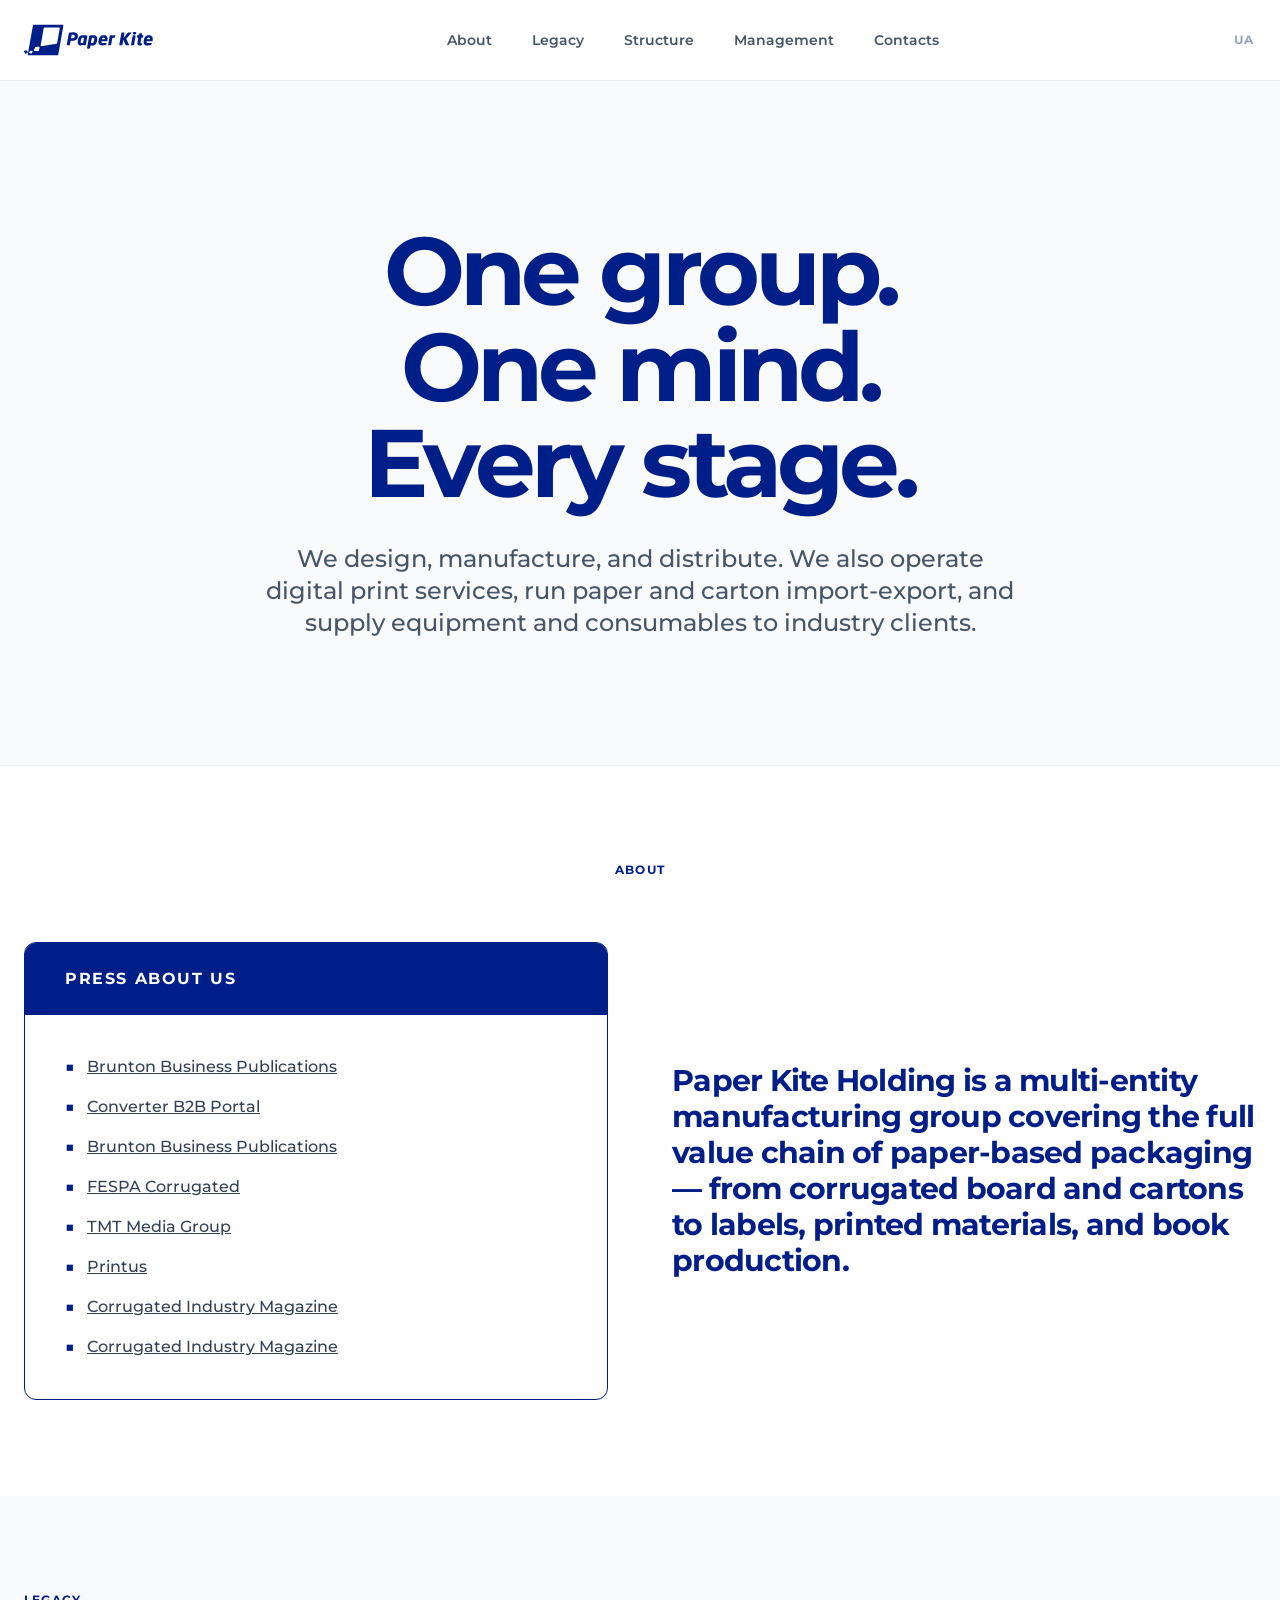
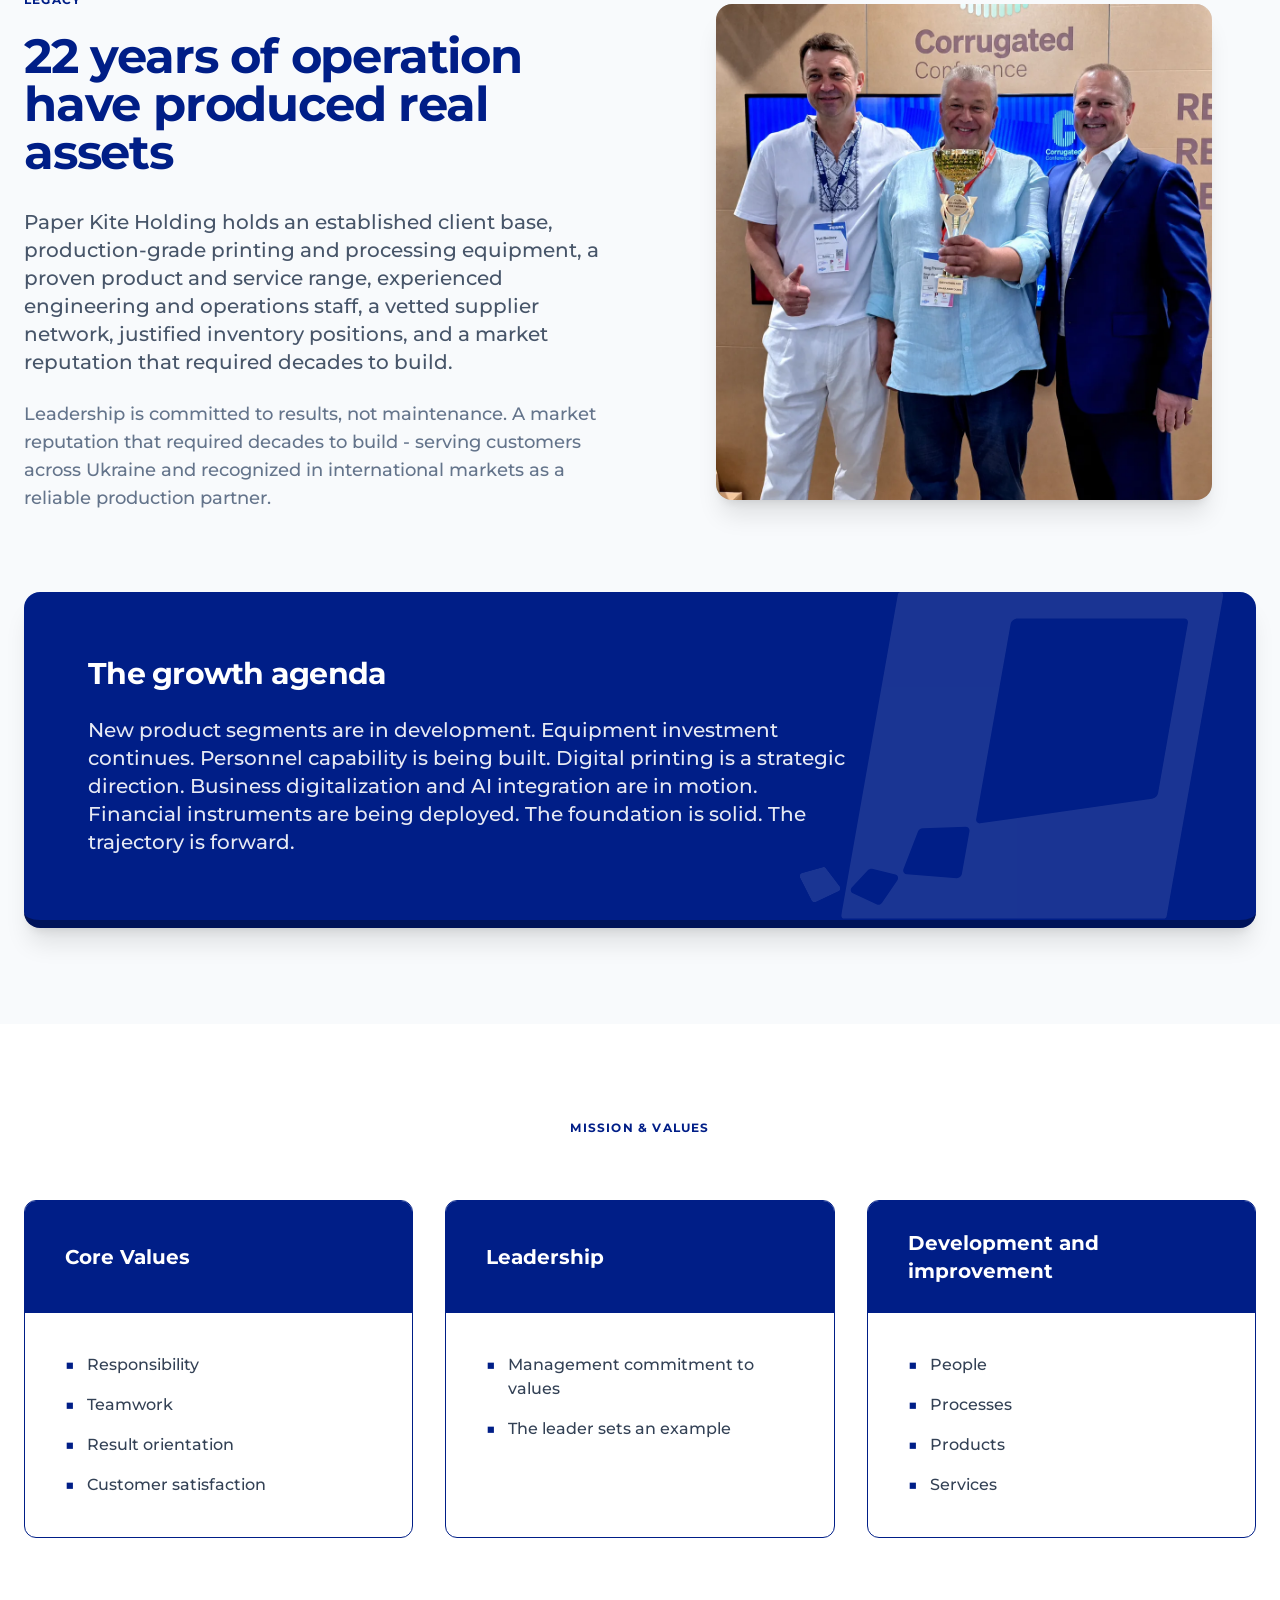
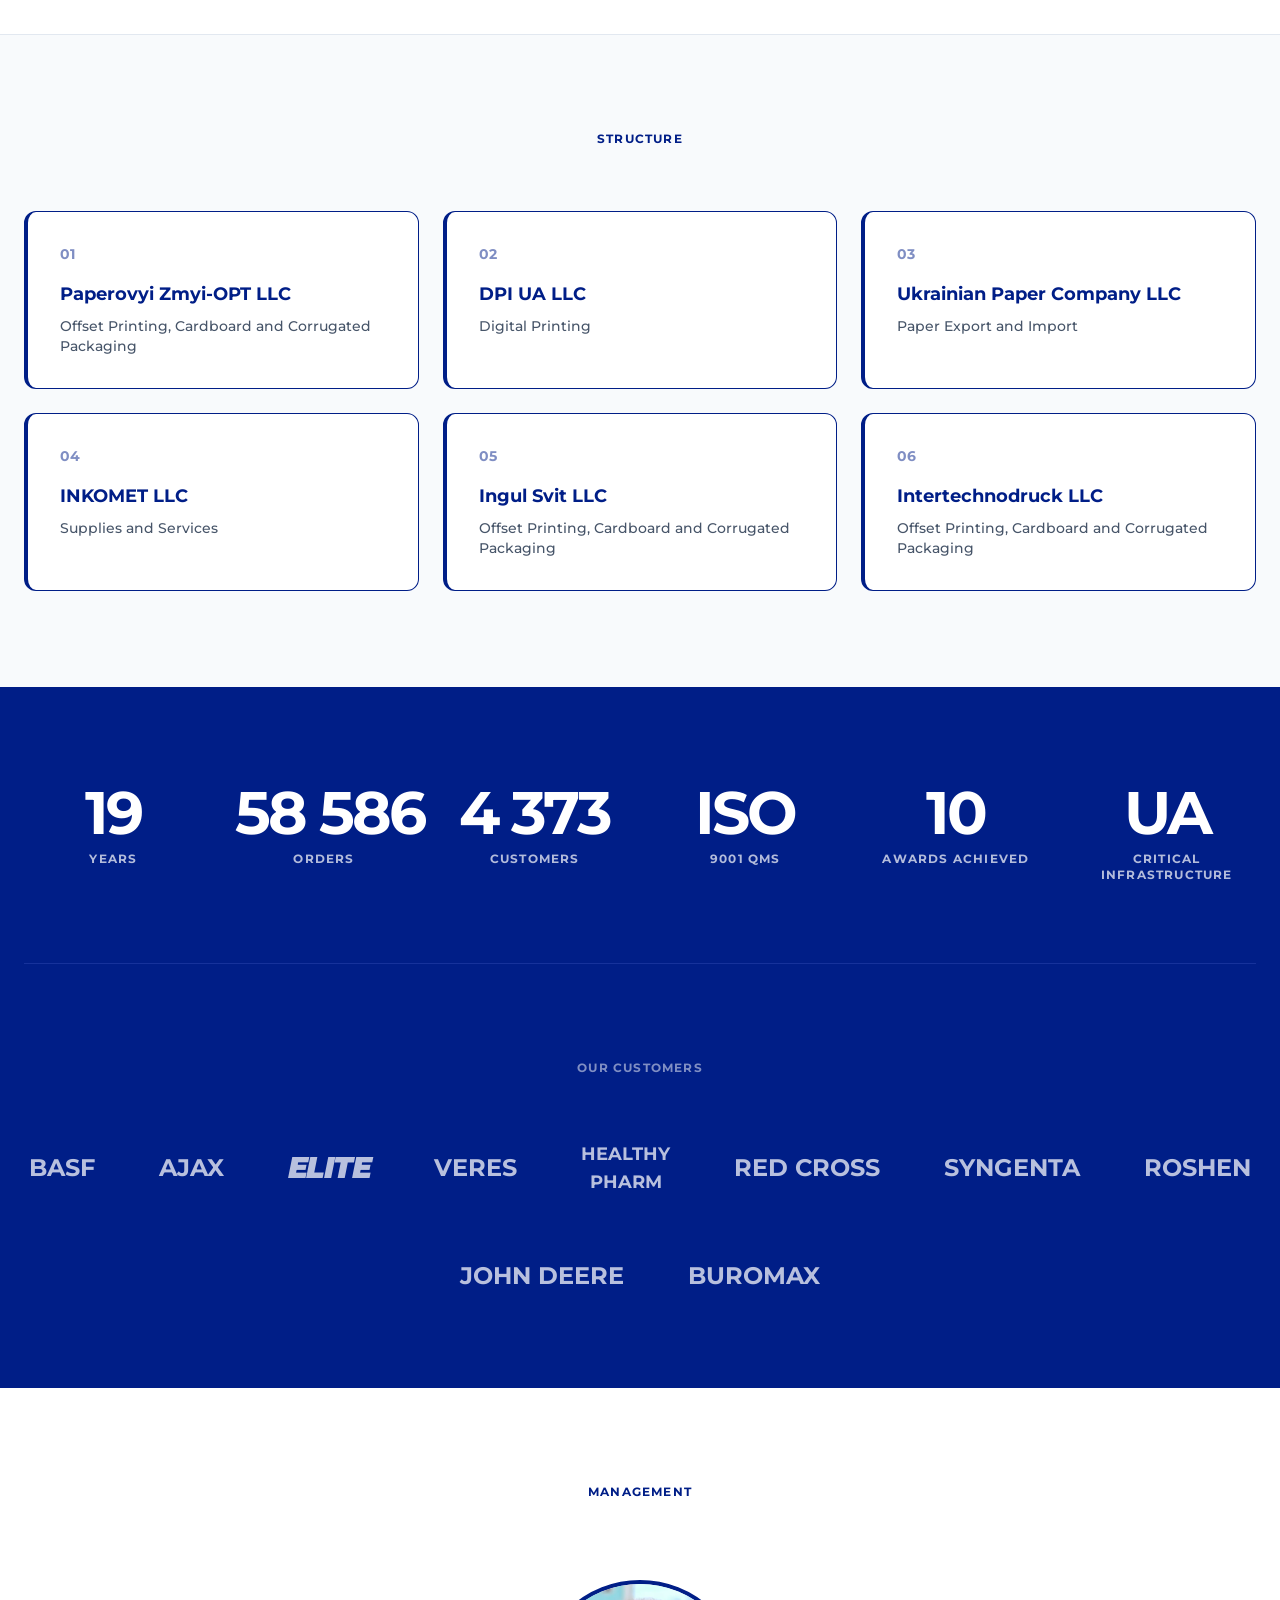
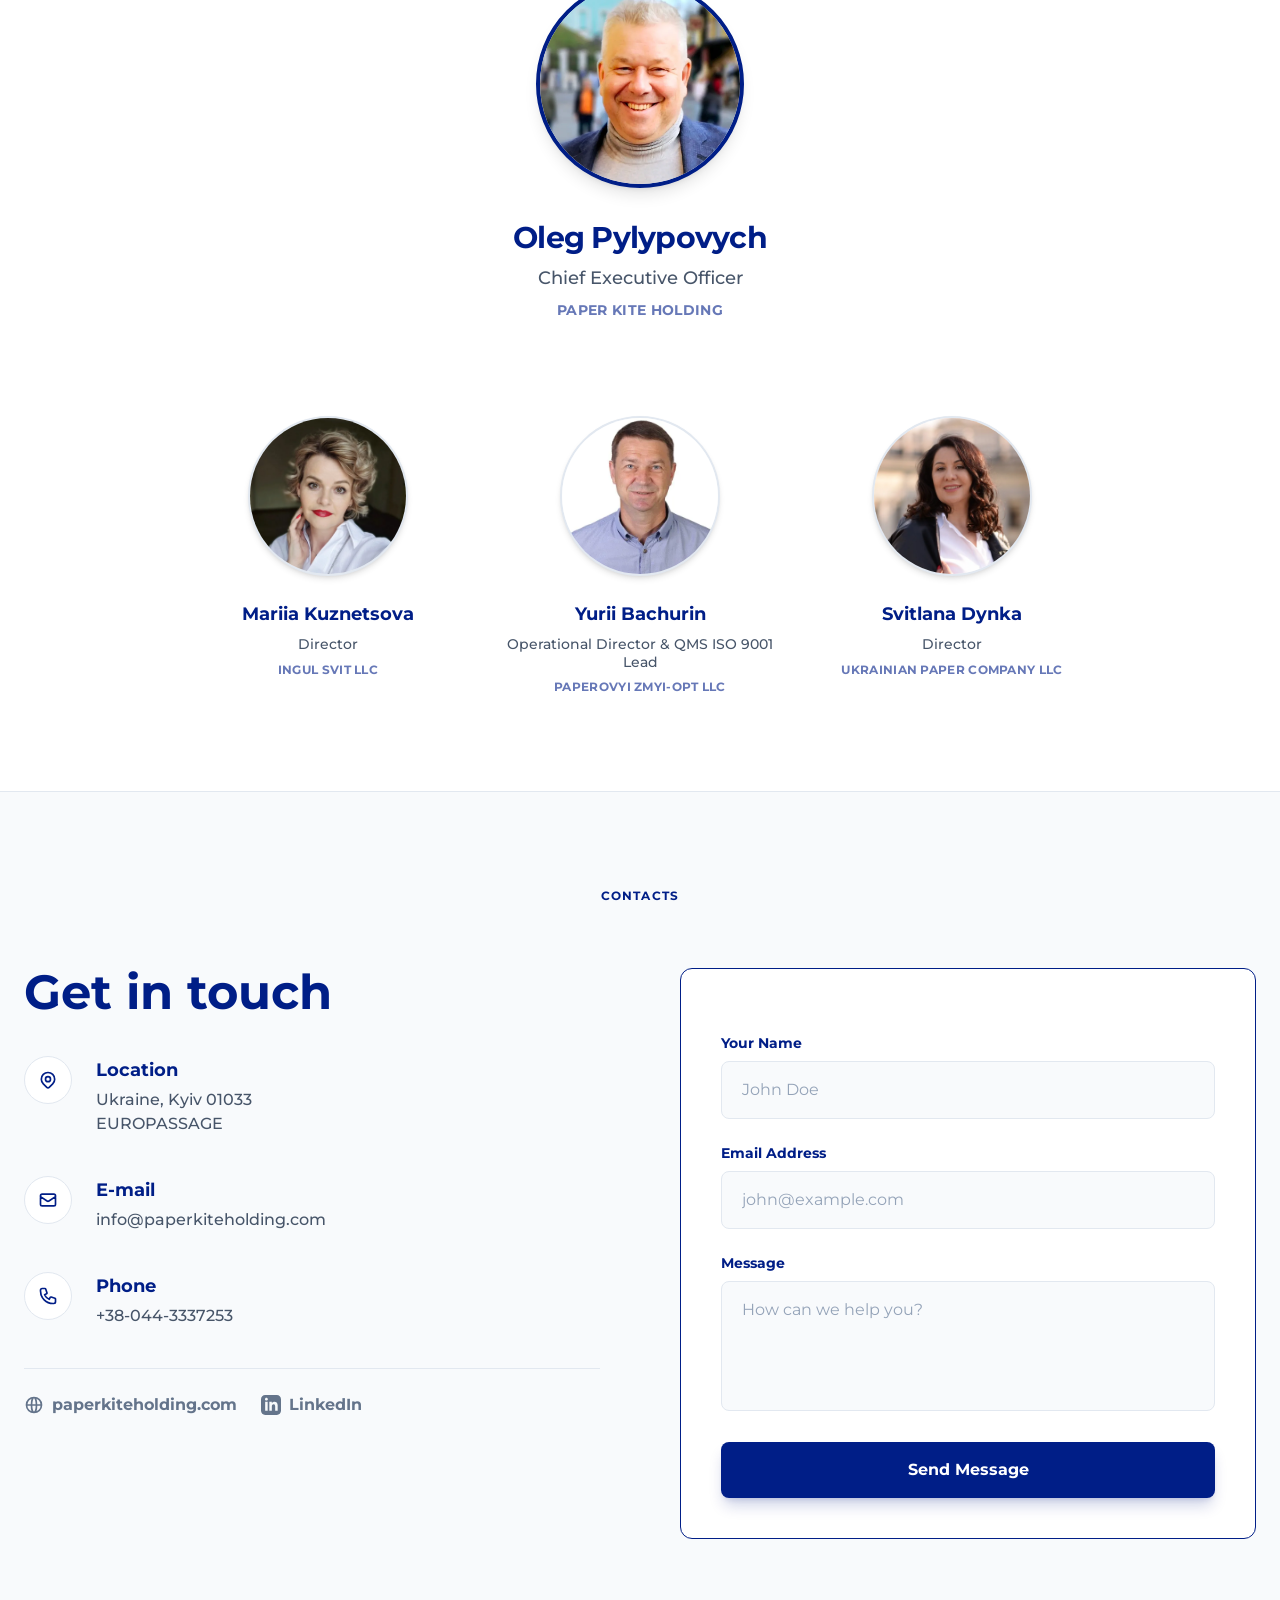
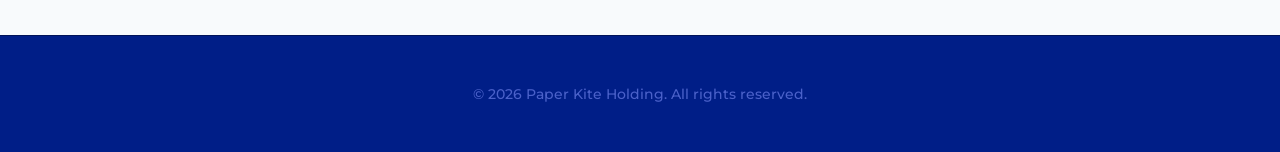
<file: v2/index.html>
<!DOCTYPE html>
<html lang="en" class="scroll-smooth" style="scroll-padding-top: 5rem;">
<head>
  <meta charset="UTF-8">
  <meta name="viewport" content="width=device-width, initial-scale=1.0">
  
  <!-- SEO & Meta Tags -->
  <title>Paper Kite Holding | Paper-based Packaging Solutions</title>
  <meta name="description" content="Paper Kite Holding is a multi-entity manufacturing group covering the full value chain of paper-based packaging - from corrugated board to digital printing.">
  <meta name="author" content="Paper Kite Holding">
  <meta name="theme-color" content="#001E87">
  <link rel="canonical" href="https://paperkiteholding.com/">
  <link rel="icon" type="image/png" sizes="32x32" href="src/favicon-32.png">
  <link rel="icon" type="image/png" sizes="16x16" href="src/favicon-16.png">
  <link rel="apple-touch-icon" sizes="180x180" href="src/favicon-180.png">

  <!-- Open Graph -->
  <meta property="og:type" content="website">
  <meta property="og:site_name" content="Paper Kite Holding">
  <meta property="og:title" content="Paper Kite Holding | Paper-based Packaging Solutions">
  <meta property="og:description" content="A multi-entity manufacturing group covering the full value chain of paper-based packaging — from corrugated board to digital printing.">
  <meta property="og:url" content="https://paperkiteholding.com/">
  <meta property="og:image" content="https://paperkiteholding.com/src/og-image.jpg">
  <meta property="og:image:width" content="1200">
  <meta property="og:image:height" content="630">
  <meta name="twitter:image" content="https://paperkiteholding.com/src/og-image.jpg">
  <meta name="twitter:card" content="summary_large_image">
  <meta name="twitter:title" content="Paper Kite Holding | Paper-based Packaging Solutions">
  <meta name="twitter:description" content="A multi-entity manufacturing group covering the full value chain of paper-based packaging.">

  <!-- Fonts -->
  <link rel="preconnect" href="https://fonts.googleapis.com">
  <link rel="preconnect" href="https://fonts.gstatic.com" crossorigin>
  <link rel="stylesheet" href="https://fonts.googleapis.com/css2?family=Montserrat:wght@400;500;600;700&display=swap">

  <!-- Speed up the form's captcha -->
  <link rel="preconnect" href="https://web3forms.com">
  <link rel="preconnect" href="https://js.hcaptcha.com" crossorigin>

  <!-- Compiled Tailwind + custom styles (build with: npm run build) -->
  <link rel="stylesheet" href="src/tailwind.css">

  <!-- Structured data -->
  <script type="application/ld+json">
  {
    "@context": "https://schema.org",
    "@type": "Organization",
    "name": "Paper Kite Holding",
    "url": "https://paperkiteholding.com/",
    "logo": "https://paperkiteholding.com/src/logo.svg",
    "email": "info@paperkiteholding.com",
    "telephone": "+380443337253",
    "address": {
      "@type": "PostalAddress",
      "addressCountry": "UA",
      "addressLocality": "Kyiv",
      "postalCode": "01033"
    },
    "sameAs": ["https://www.linkedin.com/company/paperkiteholding"]
  }
  </script>
</head>
<body class="bg-slate-50 text-slate-800 font-sans antialiased selection:bg-brand selection:text-white overflow-x-hidden w-full">
  <a href="#main" class="sr-only focus:not-sr-only focus:absolute focus:top-4 focus:left-4 focus:z-[60] focus:bg-brand focus:text-white focus:px-4 focus:py-2 focus:rounded-lg focus:font-semibold">Skip to content</a>

  <!-- Navigation -->
  <nav class="fixed w-full top-0 z-50 glass-nav transition-all duration-300">
    <div class="max-w-7xl mx-auto px-6 h-20 flex items-center justify-between">
      <!-- Logo -->
      <a href="#" onclick="window.scrollTo({top: 0, behavior: 'smooth'}); return false;" class="flex items-center space-x-3 text-xl font-bold tracking-tight text-brand hover:opacity-80 transition-opacity">
        <img src="src/logo.svg" alt="Paper Kite Holding" class="h-9 w-auto">
      </a>
      
      <!-- Desktop Menu -->
      <div class="hidden md:flex space-x-8 lg:space-x-10 text-sm font-semibold text-slate-600">
        <a href="#about" class="hover:text-brand transition-colors" data-i18n="nav.about">About</a>
        <a href="#legacy" class="hover:text-brand transition-colors" data-i18n="nav.legacy">Legacy</a>
        <a href="#structure" class="hover:text-brand transition-colors" data-i18n="nav.structure">Structure</a>
        <a href="#management" class="hover:text-brand transition-colors" data-i18n="nav.management">Management</a>
        <a href="#contacts" class="hover:text-brand transition-colors" data-i18n="nav.contacts">Contacts</a>
      </div>
      
      <!-- Actions -->
      <div class="flex items-center space-x-4 md:space-x-6">
        <button id="langToggleBtn" type="button" aria-label="Switch language / Змінити мову" class="text-xs font-bold uppercase tracking-widest text-slate-400 hover:text-brand transition-colors w-6">
          UA
        </button>
        <!-- Mobile Menu Toggle -->
        <button id="mobileMenuBtn" type="button" class="md:hidden p-2 text-brand hover:text-brand-dark transition-colors" aria-label="Toggle menu" aria-expanded="false" aria-controls="mobileMenu">
          <svg class="w-6 h-6" fill="none" stroke="currentColor" viewBox="0 0 24 24"><path stroke-linecap="round" stroke-linejoin="round" stroke-width="2" d="M4 6h16M4 12h16M4 18h16"></path></svg>
        </button>
      </div>
    </div>
  </nav>

  <!-- Mobile Menu Overlay -->
  <div id="mobileMenu" inert class="fixed inset-0 z-40 bg-white/95 backdrop-blur-lg transform translate-x-full transition-transform duration-300 md:hidden pt-28 px-8 border-l border-brand/10">
    <div class="flex flex-col space-y-8 text-2xl font-bold text-brand">
      <a href="#about" class="mobile-link hover:text-brand-light transition-colors" data-i18n="nav.about">About</a>
      <a href="#legacy" class="mobile-link hover:text-brand-light transition-colors" data-i18n="nav.legacy">Legacy</a>
      <a href="#structure" class="mobile-link hover:text-brand-light transition-colors" data-i18n="nav.structure">Structure</a>
      <a href="#management" class="mobile-link hover:text-brand-light transition-colors" data-i18n="nav.management">Management</a>
      <a href="#contacts" class="mobile-link hover:text-brand-light transition-colors" data-i18n="nav.contacts">Contacts</a>
    </div>
  </div>

  <main id="main" tabindex="-1" class="w-full overflow-hidden">
    <!-- Hero Section -->
    <header class="pt-40 pb-20 md:pt-48 md:pb-24 px-6 flex flex-col items-center justify-center min-h-[85vh] text-center max-w-5xl mx-auto relative">
      <h1 class="fade-up text-5xl md:text-7xl lg:text-8xl font-bold tracking-tighter text-brand mb-8 leading-[1.1] w-full" data-i18n="hero.title">
        One group.<br/>One mind.<br/>Every stage.
      </h1>
      <p class="fade-up delay-200 text-lg md:text-2xl text-slate-600 max-w-3xl mx-auto font-medium leading-relaxed px-4 md:px-0" data-i18n="hero.subtitle">
        We design, manufacture, and distribute. We also operate digital print services, run paper and carton import-export, and supply equipment and consumables to industry clients.
      </p>
    </header>

    <!-- About Section -->
    <section id="about" class="py-20 md:py-24 px-6 relative w-full bg-white border-t border-slate-100">
      <div class="max-w-7xl mx-auto">
        <h2 class="fade-up text-xs font-bold uppercase tracking-widest text-brand mb-12 md:mb-16 text-center" data-i18n="about.title">About</h2>
        <div class="grid md:grid-cols-2 gap-10 md:gap-16 items-center">
          <!-- Press about us -->
          <div class="fade-up bento-card rounded-xl overflow-hidden w-full">
            <h3 class="text-sm md:text-base font-bold uppercase tracking-widest text-white bg-brand px-8 md:px-10 py-5 md:py-6" data-i18n="about.pressTitle">Press about us</h3>
            <div class="p-8 md:p-10">
            <ul class="space-y-4 text-slate-700 font-medium">
              <li class="flex items-start"><span class="text-brand mr-3 shrink-0">■</span> <a href="https://www.linkedin.com/posts/daniel-brunton_it-gave-me-great-pleasure-to-introduce-my-share-7462450934795902976--esh/" target="_blank" rel="noopener noreferrer" class="underline hover:text-brand transition-colors">Brunton Business Publications</a></li>
              <li class="flex items-start"><span class="text-brand mr-3 shrink-0">■</span> <a href="https://www.converter.it/en/print-and-packaging-rebuilding-during-wartime-in-ukraine/" target="_blank" rel="noopener noreferrer" class="underline hover:text-brand transition-colors">Converter B2B Portal</a></li>
              <li class="flex items-start"><span class="text-brand mr-3 shrink-0">■</span> <a href="https://www.linkedin.com/posts/qualitymanagement-audits-corrugated-share-7455156575998210048-TuCl/" target="_blank" rel="noopener noreferrer" class="underline hover:text-brand transition-colors">Brunton Business Publications</a></li>
              <li class="flex items-start"><span class="text-brand mr-3 shrink-0">■</span> <a href="https://www.linkedin.com/posts/corrugatedconference-corrugated-leadership-share-7457440785999917059-gddZ/" target="_blank" rel="noopener noreferrer" class="underline hover:text-brand transition-colors">FESPA Corrugated</a></li>
              <li class="flex items-start"><span class="text-brand mr-3 shrink-0">■</span> <a href="https://gofromagazine.com/yak-ukrayinska-gofro-ta-paperova-promislovist-dolaye-voyennij-chas-vistup-na-fespa-2026.html" target="_blank" rel="noopener noreferrer" class="underline hover:text-brand transition-colors">ТМТ Media Group</a></li>
              <li class="flex items-start"><span class="text-brand mr-3 shrink-0">■</span> <a href="https://printus.com.ua/article/read/9711" target="_blank" rel="noopener noreferrer" class="underline hover:text-brand transition-colors">Printus</a></li>
              <li class="flex items-start"><span class="text-brand mr-3 shrink-0">■</span> <a href="https://gofromagazine.com/how-the-ukrainian-corrugated-paper-industry-is-standing-through-wartime-a-presentation-at-fespa-2026.html" target="_blank" rel="noopener noreferrer" class="underline hover:text-brand transition-colors">Corrugated Industry Magazine</a></li>
              <li class="flex items-start"><span class="text-brand mr-3 shrink-0">■</span> <a href="https://gofromagazine.com/xolding-paperovij-zmij-zaprovadiv-sistemu-menedzhmentu-yakosti-iso-9001.html" target="_blank" rel="noopener noreferrer" class="underline hover:text-brand transition-colors">Corrugated Industry Magazine</a></li>
            </ul>
            </div>
          </div>
          <!-- Description -->
          <p class="fade-up delay-100 text-2xl md:text-3xl leading-snug font-bold text-brand tracking-tight" data-i18n="about.text1">
            Paper Kite Holding is a multi-entity manufacturing group covering the full value chain of paper-based packaging — from corrugated board and cartons to labels, printed materials, and book production.
          </p>
        </div>
      </div>
    </section>

    <!-- Legacy Section -->
    <section id="legacy" class="py-20 md:py-24 px-6 bg-slate-50 w-full">
      <div class="max-w-7xl mx-auto">
        <div class="grid md:grid-cols-2 gap-10 md:gap-16 items-center mb-16 md:mb-20">
          <!-- Text -->
          <div>
            <h2 class="fade-up text-xs font-bold uppercase tracking-widest text-brand mb-6" data-i18n="legacy.title">Legacy</h2>
            <h3 class="fade-up delay-100 text-3xl md:text-5xl font-bold tracking-tight text-brand mb-8 leading-tight" data-i18n="legacy.subtitle">
              22 years of operation have produced real assets
            </h3>
            <p class="fade-up delay-200 text-xl text-slate-600 mb-6 font-medium" data-i18n="legacy.text1">
              Paper Kite Holding holds an established client base, production-grade printing and processing equipment, a proven product and service range, experienced engineering and operations staff, a vetted supplier network, justified inventory positions, and a market reputation that required decades to build.
            </p>
            <p class="fade-up delay-300 text-lg text-slate-500 font-medium" data-i18n="legacy.text2">
              Leadership is committed to results, not maintenance. A market reputation that required decades to build - serving customers across Ukraine and recognized in international markets as a reliable production partner.
            </p>
          </div>
          <!-- Square photo -->
          <div class="fade-up delay-200 w-full">
            <div class="aspect-square w-full md:w-[85%] md:mx-auto bg-slate-200 rounded-2xl overflow-hidden shadow-xl">
              <img src="src/legacy.webp" alt="Paper Kite Holding presentation at FESPA Corrugated" loading="lazy" width="1100" height="1100" class="w-full h-full object-cover">
            </div>
          </div>
        </div>
        
        <!-- The Growth Agenda -->
        <div class="fade-up bg-brand text-white rounded-2xl p-8 md:p-16 shadow-xl relative overflow-hidden mx-auto w-full border-b-8 border-brand-dark">
          <div class="relative z-10 max-w-3xl">
            <h3 class="text-2xl md:text-3xl font-bold mb-6 tracking-tight" data-i18n="legacy.growthTitle">The growth agenda</h3>
            <p class="text-lg md:text-xl text-white/90 font-medium leading-relaxed" data-i18n="legacy.growthText">
              New product segments are in development. Equipment investment continues. Personnel capability is being built. Digital printing is a strategic direction. Business digitalization and AI integration are in motion. Financial instruments are being deployed. The foundation is solid. The trajectory is forward.
            </p>
          </div>
          <!-- Brand logo watermark (desktop only) -->
          <img src="src/kite-mark.svg" alt="" aria-hidden="true" class="hidden md:block absolute right-8 top-1/2 -translate-y-1/2 h-full w-auto opacity-10 pointer-events-none">
        </div>
      </div>
    </section>

    <!-- Mission & Values (Bento Grid) -->
    <section class="py-20 md:py-24 px-6 w-full bg-white">
      <div class="max-w-7xl mx-auto">
        <h2 class="fade-up text-xs font-bold uppercase tracking-widest text-brand mb-12 md:mb-16 text-center" data-i18n="mission.title">Mission & Values</h2>
        
        <div class="grid grid-cols-1 md:grid-cols-3 gap-6 md:gap-8">
          <!-- Core Values -->
          <article class="fade-up bento-card rounded-xl overflow-hidden w-full">
            <h3 class="flex items-center min-h-[7rem] text-lg md:text-xl font-bold text-white bg-brand px-8 md:px-10 py-5 md:py-6" data-i18n="mission.core.title">Core Values</h3>
            <div class="p-8 md:p-10">
            <ul class="space-y-4 text-slate-700 font-medium">
              <li class="flex items-start"><span class="text-brand mr-3 shrink-0">■</span> <span data-i18n="mission.core.items.0">Responsibility</span></li>
              <li class="flex items-start"><span class="text-brand mr-3 shrink-0">■</span> <span data-i18n="mission.core.items.1">Teamwork</span></li>
              <li class="flex items-start"><span class="text-brand mr-3 shrink-0">■</span> <span data-i18n="mission.core.items.2">Result orientation</span></li>
              <li class="flex items-start"><span class="text-brand mr-3 shrink-0">■</span> <span data-i18n="mission.core.items.3">Customer satisfaction</span></li>
            </ul>
            </div>
          </article>

          <!-- Leadership -->
          <article class="fade-up delay-100 bento-card rounded-xl overflow-hidden w-full">
            <h3 class="flex items-center min-h-[7rem] text-lg md:text-xl font-bold text-white bg-brand px-8 md:px-10 py-5 md:py-6" data-i18n="mission.leadership.title">Leadership</h3>
            <div class="p-8 md:p-10">
            <ul class="space-y-4 text-slate-700 font-medium">
              <li class="flex items-start"><span class="text-brand mr-3 shrink-0">■</span> <span data-i18n="mission.leadership.items.0">Management commitment to values</span></li>
              <li class="flex items-start"><span class="text-brand mr-3 shrink-0">■</span> <span data-i18n="mission.leadership.items.1">The leader sets an example</span></li>
            </ul>
            </div>
          </article>

          <!-- Development -->
          <article class="fade-up delay-200 bento-card rounded-xl overflow-hidden w-full">
            <h3 class="flex items-center min-h-[7rem] text-lg md:text-xl font-bold text-white bg-brand px-8 md:px-10 py-5 md:py-6" data-i18n="mission.development.title">Development and improvement</h3>
            <div class="p-8 md:p-10">
            <ul class="space-y-4 text-slate-700 font-medium">
              <li class="flex items-start"><span class="text-brand mr-3 shrink-0">■</span> <span data-i18n="mission.development.items.0">People</span></li>
              <li class="flex items-start"><span class="text-brand mr-3 shrink-0">■</span> <span data-i18n="mission.development.items.1">Processes</span></li>
              <li class="flex items-start"><span class="text-brand mr-3 shrink-0">■</span> <span data-i18n="mission.development.items.2">Products</span></li>
              <li class="flex items-start"><span class="text-brand mr-3 shrink-0">■</span> <span data-i18n="mission.development.items.3">Services</span></li>
            </ul>
            </div>
          </article>
        </div>
      </div>
    </section>

    <!-- Structure Section -->
    <section id="structure" class="py-20 md:py-24 px-6 bg-slate-50 w-full border-t border-slate-200">
      <div class="max-w-7xl mx-auto">
        <h2 class="fade-up text-xs font-bold uppercase tracking-widest text-brand mb-12 md:mb-16 text-center" data-i18n="structure.title">Structure</h2>
        
        <div class="grid grid-cols-1 sm:grid-cols-2 lg:grid-cols-3 gap-6">
          <article class="fade-up bento-card rounded-xl p-6 md:p-8 group cursor-default w-full !border-brand !border-l-4">
            <div class="text-brand/50 font-bold text-sm mb-4">01</div>
            <h3 class="text-lg font-bold text-brand mb-2 group-hover:text-brand-dark transition-colors" data-i18n="structure.items.0.name">Paperovyi Zmyi-OPT LLC</h3>
            <p class="text-sm text-slate-600 font-medium" data-i18n="structure.items.0.desc">Offset Printing, Cardboard and Corrugated Packaging</p>
          </article>
          
          <article class="fade-up delay-100 bento-card rounded-xl p-6 md:p-8 group cursor-default w-full !border-brand !border-l-4">
            <div class="text-brand/50 font-bold text-sm mb-4">02</div>
            <h3 class="text-lg font-bold text-brand mb-2 group-hover:text-brand-dark transition-colors" data-i18n="structure.items.1.name">DPI UA LLC</h3>
            <p class="text-sm text-slate-600 font-medium" data-i18n="structure.items.1.desc">Digital Printing</p>
          </article>

          <article class="fade-up delay-200 bento-card rounded-xl p-6 md:p-8 group cursor-default w-full !border-brand !border-l-4">
            <div class="text-brand/50 font-bold text-sm mb-4">03</div>
            <h3 class="text-lg font-bold text-brand mb-2 group-hover:text-brand-dark transition-colors" data-i18n="structure.items.2.name">Ukrainian Paper Company LLC</h3>
            <p class="text-sm text-slate-600 font-medium" data-i18n="structure.items.2.desc">Paper Export and Import</p>
          </article>

          <article class="fade-up bento-card rounded-xl p-6 md:p-8 group cursor-default w-full !border-brand !border-l-4">
             <div class="text-brand/50 font-bold text-sm mb-4">04</div>
            <h3 class="text-lg font-bold text-brand mb-2 group-hover:text-brand-dark transition-colors" data-i18n="structure.items.3.name">INKOMET LLC</h3>
            <p class="text-sm text-slate-600 font-medium" data-i18n="structure.items.3.desc">Supplies and Services</p>
          </article>

          <article class="fade-up delay-100 bento-card rounded-xl p-6 md:p-8 group cursor-default w-full !border-brand !border-l-4">
             <div class="text-brand/50 font-bold text-sm mb-4">05</div>
            <h3 class="text-lg font-bold text-brand mb-2 group-hover:text-brand-dark transition-colors" data-i18n="structure.items.4.name">Ingul Svit LLC</h3>
            <p class="text-sm text-slate-600 font-medium" data-i18n="structure.items.4.desc">Offset Printing, Cardboard and Corrugated Packaging</p>
          </article>

          <article class="fade-up delay-200 bento-card rounded-xl p-6 md:p-8 group cursor-default w-full !border-brand !border-l-4">
             <div class="text-brand/50 font-bold text-sm mb-4">06</div>
            <h3 class="text-lg font-bold text-brand mb-2 group-hover:text-brand-dark transition-colors" data-i18n="structure.items.5.name">Intertechnodruck LLC</h3>
            <p class="text-sm text-slate-600 font-medium" data-i18n="structure.items.5.desc">Offset Printing, Cardboard and Corrugated Packaging</p>
          </article>
        </div>
      </div>
    </section>

    <!-- Stats & Customers Section -->
    <section class="py-20 md:py-24 px-6 bg-brand text-white w-full">
      <div class="max-w-7xl mx-auto">
        
        <!-- Stats -->
        <div class="grid grid-cols-2 md:grid-cols-3 lg:grid-cols-6 gap-6 md:gap-8 mb-20 md:mb-24 text-center border-b border-brand-light/30 pb-16 md:pb-20">
          <div class="fade-up">
            <div class="text-3xl sm:text-4xl md:text-5xl lg:text-6xl font-bold tracking-tighter mb-2 text-white" data-i18n="stats.items.0.value">22</div>
            <div class="text-[10px] sm:text-xs text-white/70 uppercase tracking-widest font-bold" data-i18n="stats.items.0.label">Years</div>
          </div>
          <div class="fade-up delay-100">
            <div class="text-3xl sm:text-4xl md:text-5xl lg:text-6xl font-bold tracking-tighter mb-2 text-white whitespace-nowrap" data-i18n="stats.items.1.value">67 349</div>
            <div class="text-[10px] sm:text-xs text-white/70 uppercase tracking-widest font-bold" data-i18n="stats.items.1.label">Orders</div>
          </div>
          <div class="fade-up delay-200">
            <div class="text-3xl sm:text-4xl md:text-5xl lg:text-6xl font-bold tracking-tighter mb-2 text-white" data-i18n="stats.items.2.value">5 027</div>
            <div class="text-[10px] sm:text-xs text-white/70 uppercase tracking-widest font-bold" data-i18n="stats.items.2.label">Customers</div>
          </div>
          <div class="fade-up delay-300">
            <div class="text-3xl sm:text-4xl md:text-5xl lg:text-6xl font-bold tracking-tighter mb-2 text-white" data-i18n="stats.items.3.value">ISO</div>
            <div class="text-[10px] sm:text-xs text-white/70 uppercase tracking-widest font-bold" data-i18n="stats.items.3.label">9001 QMS</div>
          </div>
          <div class="fade-up delay-400">
            <div class="text-3xl sm:text-4xl md:text-5xl lg:text-6xl font-bold tracking-tighter mb-2 text-white" data-i18n="stats.items.4.value">12</div>
            <div class="text-[10px] sm:text-xs text-white/70 uppercase tracking-widest font-bold" data-i18n="stats.items.4.label">Awards achieved</div>
          </div>
          <div class="fade-up delay-500">
            <div class="text-3xl sm:text-4xl md:text-5xl lg:text-6xl font-bold tracking-tighter mb-2 text-white" data-i18n="stats.items.5.value">UA</div>
            <div class="text-[10px] sm:text-xs text-white/70 uppercase tracking-widest font-bold" data-i18n="stats.items.5.label">Critical infrastructure</div>
          </div>
        </div>

        <!-- Customers Logos -->
        <div class="fade-up w-full overflow-hidden">
          <h2 class="text-xs font-bold uppercase tracking-widest text-white/50 mb-12 md:mb-16 text-center" data-i18n="customers.title">Our Customers</h2>
        </div>
        <div class="flex flex-wrap justify-center items-center gap-10 md:gap-16 w-full opacity-90">
          <img src="https://upload.wikimedia.org/wikipedia/commons/e/e6/BASF-Logo.svg" alt="BASF" class="client-logo h-6 md:h-8 object-contain">
          <img src="https://ajax.systems/wp-content/themes/ajax/assets/img/logo.svg" alt="AJAX" class="client-logo h-5 md:h-7 object-contain">
          <div class="client-text text-xl md:text-3xl font-black italic tracking-tighter text-white">ELITE</div>
          <img src="https://veres.com/wp-content/uploads/2023/06/logo.svg" alt="VERES" class="client-logo h-10 md:h-12 object-contain">
          <div class="client-text text-sm md:text-lg font-bold text-center text-white leading-tight">HEALTHY<br/>PHARM</div>
          <img src="https://upload.wikimedia.org/wikipedia/commons/7/77/International_Committee_of_the_Red_Cross_logo.svg" alt="RED CROSS" class="client-logo h-10 md:h-12 object-contain">
          <img src="https://upload.wikimedia.org/wikipedia/commons/3/36/Syngenta_logo.svg" alt="SYNGENTA" class="client-logo h-6 md:h-8 object-contain">
          <img src="https://roshen.com/assets/images/logo.svg" alt="ROSHEN" class="client-logo h-6 md:h-8 object-contain">
          <img src="https://upload.wikimedia.org/wikipedia/commons/b/b9/John_Deere_logo.svg" alt="JOHN DEERE" class="client-logo h-10 md:h-12 object-contain">
          <img src="https://buromax.ua/static/version1730722303/frontend/Buromax/default/uk_UA/images/logo.svg" alt="BUROMAX" class="client-logo h-6 md:h-8 object-contain">
        </div>
      </div>
    </section>

    <!-- Management Section -->
    <section id="management" class="py-20 md:py-24 px-6 bg-white w-full">
      <div class="max-w-7xl mx-auto">
        <h2 class="fade-up text-xs font-bold uppercase tracking-widest text-brand mb-16 md:mb-20 text-center" data-i18n="management.title">Management</h2>
        
        <!-- CEO -->
        <div class="fade-up text-center mb-20 md:mb-24 max-w-sm mx-auto">
          <div class="w-40 h-40 md:w-52 md:h-52 bg-slate-100 rounded-full mx-auto mb-8 shadow-lg overflow-hidden relative border-4 border-brand">
            <img src="src/staff/1.webp" alt="Oleg Pylypovych, Chief Executive Officer" loading="lazy" width="700" height="700" class="w-full h-full object-cover">
          </div>
          <h3 class="text-3xl font-bold text-brand tracking-tight" data-i18n="management.ceo.name">Oleg Pylypovych</h3>
          <p class="text-slate-600 mt-2 text-lg font-medium" data-i18n="management.ceo.role">Chief Executive Officer</p>
          <p class="text-sm font-bold tracking-wide text-brand/60 mt-2 uppercase" data-i18n="management.ceo.entity">Paper Kite Holding</p>
        </div>

        <!-- Team Grid -->
        <div class="grid grid-cols-1 sm:grid-cols-2 lg:grid-cols-3 gap-10 text-center max-w-4xl mx-auto">
          <article class="fade-up w-full">
            <div class="w-32 h-32 md:w-40 md:h-40 bg-slate-100 border-2 border-slate-200 shadow-md rounded-full mx-auto mb-6 overflow-hidden">
              <img src="src/staff/2.webp" alt="Mariia Kuznetsova, Director" loading="lazy" width="700" height="700" class="w-full h-full object-cover">
            </div>
            <h4 class="text-lg font-bold text-brand" data-i18n="management.team.0.name">Mariia Kuznetsova</h4>
            <p class="text-sm text-slate-600 mt-2 leading-tight font-medium" data-i18n="management.team.0.role">Director</p>
            <p class="text-xs font-bold text-brand/60 mt-2 uppercase tracking-wide" data-i18n="management.team.0.entity">Ingul Svit LLC</p>
          </article>
          
          <article class="fade-up delay-100 w-full">
            <div class="w-32 h-32 md:w-40 md:h-40 bg-slate-100 border-2 border-slate-200 shadow-md rounded-full mx-auto mb-6 overflow-hidden">
              <img src="src/staff/3.webp" alt="Yurii Bachurin, Operational Director" loading="lazy" width="400" height="400" class="w-full h-full object-cover">
            </div>
            <h4 class="text-lg font-bold text-brand" data-i18n="management.team.1.name">Yurii Bachurin</h4>
            <p class="text-sm text-slate-600 mt-2 leading-tight font-medium" data-i18n="management.team.1.role">Operational Director & QMS ISO 9001 Lead</p>
            <p class="text-xs font-bold text-brand/60 mt-2 uppercase tracking-wide" data-i18n="management.team.1.entity">Paperovyi Zmyi-OPT LLC</p>
          </article>

          <article class="fade-up delay-200 w-full">
            <div class="w-32 h-32 md:w-40 md:h-40 bg-slate-100 border-2 border-slate-200 shadow-md rounded-full mx-auto mb-6 overflow-hidden">
              <img src="src/staff/5.webp" alt="Svitlana Dynka, Director" loading="lazy" width="700" height="700" class="w-full h-full object-cover">
            </div>
            <h4 class="text-lg font-bold text-brand" data-i18n="management.team.2.name">Svitlana Dynka</h4>
            <p class="text-sm text-slate-600 mt-2 leading-tight font-medium" data-i18n="management.team.2.role">Director</p>
            <p class="text-xs font-bold text-brand/60 mt-2 uppercase tracking-wide" data-i18n="management.team.2.entity">Ukrainian Paper Company LLC</p>
          </article>
        </div>
      </div>
    </section>

    <!-- Contacts Section -->
    <section id="contacts" class="py-20 md:py-24 px-6 bg-slate-50 border-t border-slate-200 w-full">
      <div class="max-w-7xl mx-auto w-full">
        <h2 class="fade-up text-xs font-bold uppercase tracking-widest text-brand mb-12 md:mb-16 text-center" data-i18n="contacts.title">Contacts</h2>

        <div class="grid grid-cols-1 md:grid-cols-2 gap-12 lg:gap-20 w-full">
          <!-- Contact Info -->
          <div class="fade-up delay-100 w-full">
            <h3 class="text-4xl md:text-5xl font-bold text-brand mb-8 md:mb-10 text-center md:text-left" data-i18n="contacts.info">Get in touch</h3>
            <div class="space-y-8 md:space-y-10 w-full">
            <div class="flex flex-col items-center text-center md:flex-row md:items-start md:text-left group">
              <div class="w-10 h-10 md:w-12 md:h-12 rounded-full bg-white border border-slate-200 flex items-center justify-center text-brand group-hover:bg-brand group-hover:text-white transition-colors shrink-0">
                <svg class="w-5 h-5" fill="none" stroke="currentColor" viewBox="0 0 24 24"><path stroke-linecap="round" stroke-linejoin="round" stroke-width="2" d="M17.657 16.657L13.414 20.9a1.998 1.998 0 01-2.827 0l-4.244-4.243a8 8 0 1111.314 0z"></path><path stroke-linecap="round" stroke-linejoin="round" stroke-width="2" d="M15 11a3 3 0 11-6 0 3 3 0 016 0z"></path></svg>
              </div>
              <div class="mt-3 md:mt-0 md:ml-6 break-words w-full">
                <h4 class="text-lg font-bold text-brand mb-1" data-i18n="contacts.addressTitle">Location</h4>
                <a href="https://maps.app.goo.gl/3CPU6T1Ef9cSRo4d6" target="_blank" rel="noopener noreferrer" class="text-sm md:text-base text-slate-600 hover:text-brand transition-colors leading-relaxed block font-medium">
                  Ukraine, Kyiv 01033<br/>EUROPASSAGE
                </a>
              </div>
            </div>

            <div class="flex flex-col items-center text-center md:flex-row md:items-start md:text-left group">
              <div class="w-10 h-10 md:w-12 md:h-12 rounded-full bg-white border border-slate-200 flex items-center justify-center text-brand group-hover:bg-brand group-hover:text-white transition-colors shrink-0">
                <svg class="w-5 h-5" fill="none" stroke="currentColor" viewBox="0 0 24 24"><path stroke-linecap="round" stroke-linejoin="round" stroke-width="2" d="M3 8l7.89 5.26a2 2 0 002.22 0L21 8M5 19h14a2 2 0 002-2V7a2 2 0 00-2-2H5a2 2 0 00-2 2v10a2 2 0 002 2z"></path></svg>
              </div>
              <div class="mt-3 md:mt-0 md:ml-6 break-words w-full">
                <h4 class="text-lg font-bold text-brand mb-1" data-i18n="contacts.emailTitle">E-mail</h4>
                <a href="mailto:info@paperkiteholding.com" class="text-sm md:text-base text-slate-600 hover:text-brand transition-colors font-medium">info@paperkiteholding.com</a>
              </div>
            </div>

            <div class="flex flex-col items-center text-center md:flex-row md:items-start md:text-left group">
              <div class="w-10 h-10 md:w-12 md:h-12 rounded-full bg-white border border-slate-200 flex items-center justify-center text-brand group-hover:bg-brand group-hover:text-white transition-colors shrink-0">
                <svg class="w-5 h-5" fill="none" stroke="currentColor" viewBox="0 0 24 24"><path stroke-linecap="round" stroke-linejoin="round" stroke-width="2" d="M3 5a2 2 0 012-2h3.28a1 1 0 01.948.684l1.498 4.493a1 1 0 01-.502 1.21l-2.257 1.13a11.042 11.042 0 005.516 5.516l1.13-2.257a1 1 0 011.21-.502l4.493 1.498a1 1 0 01.684.949V19a2 2 0 01-2 2h-1C9.716 21 3 14.284 3 6V5z"></path></svg>
              </div>
              <div class="mt-3 md:mt-0 md:ml-6 w-full">
                <h4 class="text-lg font-bold text-brand mb-1" data-i18n="contacts.phoneTitle">Phone</h4>
                <a href="tel:+380443337253" class="text-sm md:text-base text-slate-600 hover:text-brand transition-colors font-medium">+38-044-3337253</a>
              </div>
            </div>

            <div class="pt-6 border-t border-slate-200 flex flex-row flex-wrap items-center justify-center md:justify-start gap-4 sm:gap-6">
              <a href="https://paperkiteholding.com" target="_blank" rel="noopener noreferrer" class="text-sm md:text-base text-slate-500 hover:text-brand transition-colors flex items-center font-bold">
                <svg class="w-5 h-5 mr-2" fill="none" stroke="currentColor" viewBox="0 0 24 24"><path stroke-linecap="round" stroke-linejoin="round" stroke-width="2" d="M21 12a9 9 0 01-9 9m9-9a9 9 0 00-9-9m9 9H3m9 9a9 9 0 01-9-9m9 9c1.657 0 3-4.03 3-9s-1.343-9-3-9m0 18c-1.657 0-3-4.03-3-9s1.343-9 3-9m-9 9a9 9 0 019-9"></path></svg>
                paperkiteholding.com
              </a>
              <a href="https://www.linkedin.com/company/paperkiteholding" target="_blank" rel="noopener noreferrer" class="text-sm md:text-base text-slate-500 hover:text-brand transition-colors flex items-center font-bold">
                <svg class="w-5 h-5 mr-2" fill="currentColor" viewBox="0 0 24 24"><path d="M19 0h-14c-2.761 0-5 2.239-5 5v14c0 2.761 2.239 5 5 5h14c2.762 0 5-2.239 5-5v-14c0-2.761-2.238-5-5-5zm-11 19h-3v-11h3v11zm-1.5-12.268c-.966 0-1.75-.79-1.75-1.764s.784-1.764 1.75-1.764 1.75.79 1.75 1.764-.783 1.764-1.75 1.764zm13.5 12.268h-3v-5.604c0-3.368-4-3.113-4 0v5.604h-3v-11h3v1.765c1.396-2.586 7-2.777 7 2.476v6.759z"/></svg>
                LinkedIn
              </a>
            </div>
            </div>
          </div>

          <!-- Contact Form -->
          <div class="fade-up delay-200 bento-card p-6 md:p-10 rounded-xl w-full">
            <form id="contactForm" action="https://api.web3forms.com/submit" method="POST" class="space-y-5 md:space-y-6 w-full">
              <input type="hidden" name="access_key" value="e3fe20cc-e82c-43fb-97a5-816ac5e56500">
              <input type="hidden" name="subject" value="New message from Paper Kite Website">
              <input type="hidden" name="from_name" value="Paper Kite Contact Form">
              <input type="checkbox" name="botcheck" class="hidden" style="display: none;">

              <div class="w-full">
                <label class="block text-sm font-bold text-brand mb-2" data-i18n="contacts.formName">Your Name</label>
                <input type="text" id="name" name="name" class="w-full bg-slate-50 border border-slate-200 rounded-lg px-4 md:px-5 py-3 md:py-4 text-brand placeholder-slate-400 focus:outline-none focus:border-brand focus:ring-2 focus:ring-brand/20 transition-all box-border" placeholder="John Doe" required>
              </div>
              <div class="w-full">
                <label class="block text-sm font-bold text-brand mb-2" data-i18n="contacts.formEmail">Email Address</label>
                <input type="email" id="email" name="email" class="w-full bg-slate-50 border border-slate-200 rounded-lg px-4 md:px-5 py-3 md:py-4 text-brand placeholder-slate-400 focus:outline-none focus:border-brand focus:ring-2 focus:ring-brand/20 transition-all box-border" placeholder="john@example.com" required>
              </div>
              <div class="w-full">
                <label class="block text-sm font-bold text-brand mb-2" data-i18n="contacts.formMessage">Message</label>
                <textarea id="message" name="message" rows="4" class="w-full bg-slate-50 border border-slate-200 rounded-lg px-4 md:px-5 py-3 md:py-4 text-brand placeholder-slate-400 focus:outline-none focus:border-brand focus:ring-2 focus:ring-brand/20 transition-all resize-none box-border" placeholder="How can we help you?" required></textarea>
              </div>

              <div class="h-captcha" data-captcha="true" data-lang="en"></div>

              <button type="submit" id="submitBtn" class="w-full bg-brand text-white font-bold py-3 md:py-4 rounded-lg hover:bg-brand-dark transition-colors shadow-lg shadow-brand/20 relative flex items-center justify-center">
                <span id="btnText" data-i18n="contacts.formSubmit">Send Message</span>
                <div id="btnSpinner" class="hidden absolute w-5 h-5 border-2 border-white/30 border-t-white rounded-full animate-spin"></div>
              </button>
              
              <div id="formSuccess" role="status" aria-live="polite" class="hidden mt-4 p-4 bg-green-50 text-green-700 text-sm font-medium rounded-lg border border-green-200">
                Message sent successfully! We will get back to you soon.
              </div>
              <div id="formError" role="alert" aria-live="assertive" class="hidden mt-4 p-4 bg-red-50 text-red-700 text-sm font-medium rounded-lg border border-red-200">
                Failed to send message. Please try again.
              </div>
            </form>
          </div>
        </div>
      </div>
    </section>
  </main>

  <!-- Back to top -->
  <button id="toTop" type="button" aria-label="Back to top" class="fixed bottom-6 right-6 z-40 w-12 h-12 rounded-full bg-brand text-white shadow-lg shadow-brand/30 flex items-center justify-center opacity-0 invisible translate-y-2 transition-all duration-300 hover:bg-brand-dark">
    <svg class="w-5 h-5" fill="none" stroke="currentColor" viewBox="0 0 24 24"><path stroke-linecap="round" stroke-linejoin="round" stroke-width="2" d="M5 15l7-7 7 7"></path></svg>
  </button>

  <!-- Footer -->
  <footer class="bg-brand border-t border-brand-dark py-12 px-6 text-center w-full">
    <p class="text-brand-light text-sm font-medium">© <span id="year"></span> Paper Kite Holding. All rights reserved.</p>
  </footer>

  <!-- JavaScript Logic -->
  <script>
    document.addEventListener('DOMContentLoaded', () => {
      
      const yearEl = document.getElementById('year');
      if(yearEl) yearEl.textContent = new Date().getFullYear();

      const contactForm = document.getElementById('contactForm');
      if (contactForm) {
        const submitBtn = document.getElementById('submitBtn');
        const btnText = document.getElementById('btnText');
        const btnSpinner = document.getElementById('btnSpinner');
        const formSuccess = document.getElementById('formSuccess');
        const formError = document.getElementById('formError');

        contactForm.addEventListener('submit', async (e) => {
          e.preventDefault();
          
          btnText.classList.add('opacity-0');
          btnSpinner.classList.remove('hidden');
          submitBtn.disabled = true;
          formSuccess.classList.add('hidden');
          formError.classList.add('hidden');

          const formData = new FormData(contactForm);

          try {
            const response = await fetch('https://api.web3forms.com/submit', {
              method: 'POST',
              headers: {
                'Accept': 'application/json'
              },
              body: formData
            });

            const result = await response.json();

            if (response.status === 200) {
              formSuccess.classList.remove('hidden');
              formSuccess.textContent = currentLang === 'uk' ? 'Повідомлення успішно надіслано! Ми зв\'яжемося з вами незабаром.' : 'Message sent successfully! We will get back to you soon.';
              contactForm.reset();
            } else {
              throw new Error(result.message || 'Server error');
            }
          } catch (error) {
            formError.classList.remove('hidden');
            formError.textContent = currentLang === 'uk' ? 'Помилка при надсиланні. Перевірте ключ Web3Forms або напишіть нам на email.' : 'Failed to send message. Please check the access key or email us directly.';
            console.error('Form error:', error);
          } finally {
            btnText.classList.remove('opacity-0');
            btnSpinner.classList.add('hidden');
            submitBtn.disabled = false;
            try { if (window.hcaptcha) window.hcaptcha.reset(); } catch (e) {}
          }
        });
      }

      const fadeElements = document.querySelectorAll('.fade-up');
      if (fadeElements.length > 0 && 'IntersectionObserver' in window) {
        const scrollObserver = new IntersectionObserver((entries) => {
          entries.forEach(entry => {
            if (entry.isIntersecting) {
              entry.target.classList.add('is-visible');
              scrollObserver.unobserve(entry.target);
            }
          });
        }, { root: null, threshold: 0.1, rootMargin: "0px 0px -50px 0px" });
        fadeElements.forEach(el => scrollObserver.observe(el));
      } else {
        fadeElements.forEach(el => el.classList.add('is-visible'));
      }

      // Count up numeric stats (22, 67 349, ...) from 0 when they scroll into view
      const statEls = document.querySelectorAll('[data-i18n^="stats.items."][data-i18n$=".value"]');
      const groupThousands = (n) => String(n).replace(/\B(?=(\d{3})+(?!\d))/g, ' ');
      if (statEls.length > 0 && 'IntersectionObserver' in window) {
        const runCount = (el) => {
          const raw = el.textContent.replace(/\s/g, '');
          const target = parseInt(raw, 10);
          if (!Number.isFinite(target) || String(target) !== raw) return; // skip ISO / UA
          const duration = 1500;
          const start = performance.now();
          const tick = (now) => {
            const p = Math.min((now - start) / duration, 1);
            const eased = 1 - Math.pow(1 - p, 3);
            el.textContent = groupThousands(Math.round(target * eased));
            if (p < 1) requestAnimationFrame(tick);
            else el.textContent = groupThousands(target);
          };
          requestAnimationFrame(tick);
        };
        const statObserver = new IntersectionObserver((entries) => {
          entries.forEach(entry => {
            if (entry.isIntersecting) {
              runCount(entry.target);
              statObserver.unobserve(entry.target);
            }
          });
        }, { threshold: 0.5 });
        statEls.forEach(el => statObserver.observe(el));
      }

      const mobileMenu = document.getElementById('mobileMenu');
      const mobileMenuBtn = document.getElementById('mobileMenuBtn');
      let isMobileMenuOpen = false;

      if (mobileMenuBtn && mobileMenu) {
        const ICON_CLOSE = '<svg class="w-6 h-6" aria-hidden="true" fill="none" stroke="currentColor" viewBox="0 0 24 24"><path stroke-linecap="round" stroke-linejoin="round" stroke-width="2" d="M6 18L18 6M6 6l12 12"></path></svg>';
        const ICON_MENU = '<svg class="w-6 h-6" aria-hidden="true" fill="none" stroke="currentColor" viewBox="0 0 24 24"><path stroke-linecap="round" stroke-linejoin="round" stroke-width="2" d="M4 6h16M4 12h16M4 18h16"></path></svg>';

        const setMobileMenu = (open) => {
          isMobileMenuOpen = open;
          mobileMenuBtn.setAttribute('aria-expanded', String(open));
          mobileMenu.classList.toggle('translate-x-full', !open);
          document.body.style.overflow = open ? 'hidden' : '';
          mobileMenuBtn.innerHTML = open ? ICON_CLOSE : ICON_MENU;
          if (open) mobileMenu.removeAttribute('inert');
          else mobileMenu.setAttribute('inert', '');
        };

        mobileMenuBtn.addEventListener('click', () => setMobileMenu(!isMobileMenuOpen));
        document.querySelectorAll('.mobile-link').forEach(link => {
          link.addEventListener('click', () => setMobileMenu(false));
        });
      }

      const bindClick = (id, fn) => {
        const el = document.getElementById(id);
        if(el) el.addEventListener('click', fn);
      };

      // --- 5. ЛОГІКА БАГАТОМОВНОСТІ (I18N) ---
      let currentLang = 'en';
      
      const dictionary = {
        en: {
          nav: { about: 'About', legacy: 'Legacy', structure: 'Structure', management: 'Management', contacts: 'Contacts' },
          hero: { title: 'One group.<br/>One mind.<br/>Every stage.', subtitle: 'We design, manufacture, and distribute. We also operate digital print services, run paper and carton import-export, and supply equipment and consumables to industry clients.' },
          about: { title: 'About', pressTitle: 'Press about us', text1: 'Paper Kite Holding is a multi-entity manufacturing group covering the full value chain of paper-based packaging — from corrugated board and cartons to labels, printed materials, and book production.' },
          legacy: { title: 'Legacy', subtitle: '22 years of operation have produced real assets', text1: 'Paper Kite Holding holds an established client base, production-grade printing and processing equipment, a proven product and service range, experienced engineering and operations staff, a vetted supplier network, justified inventory positions, and a market reputation that required decades to build.', text2: 'Leadership is committed to results, not maintenance. A market reputation that required decades to build - serving customers across Ukraine and recognized in international markets as a reliable production partner.', growthTitle: 'The growth agenda', growthText: 'New product segments are in development. Equipment investment continues. Personnel capability is being built. Digital printing is a strategic direction. Business digitalization and AI integration are in motion. Financial instruments are being deployed. The foundation is solid. The trajectory is forward.' },
          mission: { title: 'Mission & Values', core: { title: 'Core Values', items: ['Responsibility', 'Teamwork', 'Result orientation', 'Customer satisfaction'] }, leadership: { title: 'Leadership', items: ['Management commitment to values', 'The leader sets an example'] }, development: { title: 'Development and improvement', items: ['People', 'Processes', 'Products', 'Services'] } },
          structure: { title: 'Structure', items: [
            { name: 'Paperovyi Zmyi-OPT LLC', desc: 'Offset Printing, Cardboard and Corrugated Packaging' }, 
            { name: 'DPI UA LLC', desc: 'Digital Printing' }, 
            { name: 'Ukrainian Paper Company LLC', desc: 'Paper Export and Import' }, 
            { name: 'INKOMET LLC', desc: 'Supplies and Services' }, 
            { name: 'Ingul Svit LLC', desc: 'Offset Printing, Cardboard and Corrugated Packaging' }, 
            { name: 'Intertechnodruck LLC', desc: 'Offset Printing, Cardboard and Corrugated Packaging' }
          ] },
          stats: { items: [
            { value: '22', label: 'Years' }, 
            { value: '67 349', label: 'Orders' }, 
            { value: '5 027', label: 'Customers' }, 
            { value: 'ISO', label: '9001 QMS' },
            { value: '12', label: 'Awards achieved' },
            { value: 'UA', label: 'Critical infrastructure' }
          ] },
          customers: { title: 'Our Customers' },
          management: { title: 'Management', ceo: { name: 'Oleg Pylypovych', role: 'Chief Executive Officer', entity: 'Paper Kite Holding' }, team: [{ name: 'Mariia Kuznetsova', role: 'Director', entity: 'Ingul Svit LLC' }, { name: 'Yurii Bachurin', role: 'Operational Director & QMS ISO 9001 Lead', entity: 'Paperovyi Zmyi-OPT LLC' }, { name: 'Svitlana Dynka', role: 'Director', entity: 'Ukrainian Paper Company LLC' }] },
          contacts: { title: 'Contacts', info: 'Get in touch', addressTitle: 'Location', emailTitle: 'E-mail', phoneTitle: 'Phone', formName: 'Your Name', formEmail: 'Email Address', formMessage: 'Message', formSubmit: 'Send Message' }
        },
        uk: {
          nav: { about: 'Про нас', legacy: 'Спадщина', structure: 'Структура', management: 'Керівництво', contacts: 'Контакти' },
          hero: { title: 'Одна група.<br/>Один розум.<br/>Кожен етап.', subtitle: 'Ми проектуємо, виробляємо та розповсюджуємо. Ми також надаємо послуги цифрового друку, здійснюємо імпорт-експорт паперу та картону, постачаємо обладнання та витратні матеріали клієнтам галузі.' },
          about: { title: 'Про компанію', pressTitle: 'Преса про нас', text1: 'Paper Kite Holding — це виробнича група, що охоплює повний ланцюжок створення вартості паперової упаковки: від гофрокартону та картонних коробок до етикеток, друкованої продукції та виробництва книг.' },
          legacy: { title: 'Спадщина', subtitle: '22 роки роботи створили реальні активи', text1: 'Paper Kite Holding має сформовану клієнтську базу, виробниче обладнання, перевірений асортимент, досвідчений персонал, мережу постачальників та репутацію, на створення якої пішли десятиліття.', text2: 'Керівництво націлене на результат. Наша репутація перевірена часом - ми обслуговуємо клієнтів по всій Україні та визнані на міжнародних ринках як надійний партнер.', growthTitle: 'Стратегія зростання', growthText: 'Розробляються нові продукти. Тривають інвестиції в обладнання. Нарощується кадровий потенціал. Цифровий друк — стратегічний напрямок. Триває цифровізація бізнесу та інтеграція ШІ. Фундамент міцний. Траєкторія — вперед.' },
          mission: { title: 'Місія та Цінності', core: { title: 'Основні цінності', items: ['Відповідальність', 'Командна робота', 'Орієнтація на результат', 'Задоволеність клієнтів'] }, leadership: { title: 'Лідерство', items: ['Відданість керівництва цінностям', 'Лідер подає приклад'] }, development: { title: 'Розвиток та вдосконалення', items: ['Люди', 'Процеси', 'Продукти', 'Послуги'] } },
          structure: { title: 'Структура', items: [
            { name: 'ТОВ "Паперовий Змій-ОПТ"', desc: 'Офсетний друк, картонна та гофроупаковка' }, 
            { name: 'ТОВ "ДПІ ЮА"', desc: 'Цифровий друк' }, 
            { name: 'ТОВ "УПК"', desc: 'Експорт та імпорт паперу' }, 
            { name: 'ТОВ "ІНКОМЕТ"', desc: 'Постачання та послуги' }, 
            { name: 'ТОВ "Інгул Світ"', desc: 'Офсетний друк, картонна та гофроупаковка' }, 
            { name: 'ТОВ "Інтертехнодрук"', desc: 'Офсетний друк, картонна та гофроупаковка' }
          ] },
          stats: { items: [
            { value: '22', label: 'Роки' }, 
            { value: '67 349', label: 'Замовлень' }, 
            { value: '5 027', label: 'Клієнтів' }, 
            { value: 'ISO', label: '9001 СУЯ' },
            { value: '12', label: 'Нагород' },
            { value: 'UA', label: 'Критична інфраструктура' }
          ] },
          customers: { title: 'Наші Клієнти' },
          management: { title: 'Керівництво', ceo: { name: 'Олег Пилипович', role: 'Генеральний директор', entity: 'Paper Kite Holding' }, team: [{ name: 'Марія Кузнєцова', role: 'Директор', entity: 'ТОВ "Інгул Світ"' }, { name: 'Юрій Бачурін', role: 'Операційний директор та кер. СУЯ ISO 9001', entity: 'ТОВ "Паперовий Змій-ОПТ"' }, { name: 'Світлана Динка', role: 'Директор', entity: 'ТОВ "Українська Паперова Компанія"' }] },
          contacts: { title: 'Контакти', info: 'Зв\'яжіться з нами', addressTitle: 'Адреса', emailTitle: 'Ел. пошта', phoneTitle: 'Телефон', formName: 'Ваше ім\'я', formEmail: 'Електронна пошта', formMessage: 'Повідомлення', formSubmit: 'Надіслати' }
        }
      };

      function getNestedTranslation(obj, path) {
        return path.split('.').reduce((acc, part) => acc && acc[part], obj);
      }

      function setLanguage(lang) {
        currentLang = lang;
        const langToggleBtn = document.getElementById('langToggleBtn');
        if(langToggleBtn) langToggleBtn.innerText = currentLang === 'en' ? 'UA' : 'EN';
        
        const elements = document.querySelectorAll('[data-i18n]');
        elements.forEach(el => {
          const key = el.getAttribute('data-i18n');
          const text = getNestedTranslation(dictionary[currentLang], key);
          if (text) {
            if (text.includes('<br/>')) {
              el.innerHTML = ''; 
              const parts = text.split('<br/>');
              parts.forEach((part, index) => {
                el.appendChild(document.createTextNode(part));
                if (index < parts.length - 1) {
                  el.appendChild(document.createElement('br'));
                }
              });
            } else {
              el.textContent = text;
            }
          }
        });

        document.documentElement.lang = currentLang;
      }

      function toggleLanguage() {
        setLanguage(currentLang === 'en' ? 'uk' : 'en');
      }

      bindClick('langToggleBtn', toggleLanguage);
      // Default language is always English (HTML content); the toggle switches to UA per session.

      // Decorative SVGs carry no information — hide them from assistive tech
      document.querySelectorAll('svg:not([aria-hidden])').forEach(s => s.setAttribute('aria-hidden', 'true'));

      // Broken client logos -> fall back to brand text (external SVGs can 404)
      document.querySelectorAll('.client-logo').forEach(img => {
        const fallback = () => {
          const span = document.createElement('span');
          span.className = 'client-text text-lg md:text-2xl font-bold text-white';
          span.textContent = img.alt;
          img.replaceWith(span);
        };
        img.addEventListener('error', fallback);
        if (img.complete && img.naturalWidth === 0) fallback();
      });

      // Missing staff/legacy photos -> hide img, leave the slate placeholder
      document.querySelectorAll('#management img, #legacy img').forEach(img => {
        const hide = () => { img.style.display = 'none'; };
        img.addEventListener('error', hide);
        if (img.complete && img.naturalWidth === 0) hide();
      });

      // Scroll-spy: highlight the nav link of the section currently in view
      const navLinks = Array.from(document.querySelectorAll('nav a[href^="#"], .mobile-link[href^="#"]'));
      const spyTargets = navLinks.map(a => document.querySelector(a.getAttribute('href'))).filter(Boolean);
      if (spyTargets.length > 0 && 'IntersectionObserver' in window) {
        const setActive = (id) => navLinks.forEach(a => {
          const on = a.getAttribute('href') === '#' + id;
          a.classList.toggle('text-brand', on);
          if (on) a.setAttribute('aria-current', 'true'); else a.removeAttribute('aria-current');
        });
        const spy = new IntersectionObserver((entries) => {
          entries.forEach(e => { if (e.isIntersecting) setActive(e.target.id); });
        }, { rootMargin: '-45% 0px -50% 0px' });
        spyTargets.forEach(s => spy.observe(s));
      }

      // Back-to-top button: show once the hero is scrolled past
      const toTop = document.getElementById('toTop');
      const heroHeader = document.querySelector('header');
      if (toTop) {
        toTop.addEventListener('click', () => window.scrollTo({ top: 0, behavior: 'smooth' }));
        if (heroHeader && 'IntersectionObserver' in window) {
          new IntersectionObserver(([e]) => {
            const show = !e.isIntersecting;
            toTop.classList.toggle('opacity-0', !show);
            toTop.classList.toggle('invisible', !show);
            toTop.classList.toggle('translate-y-2', !show);
          }, { threshold: 0 }).observe(heroHeader);
        }
      }

    });
  </script>

  <!-- Web3Forms client script: renders hCaptcha (requires http(s), not file://) -->
  <script src="https://web3forms.com/client/script.js" async defer></script>
</body>
</html>
</file>
